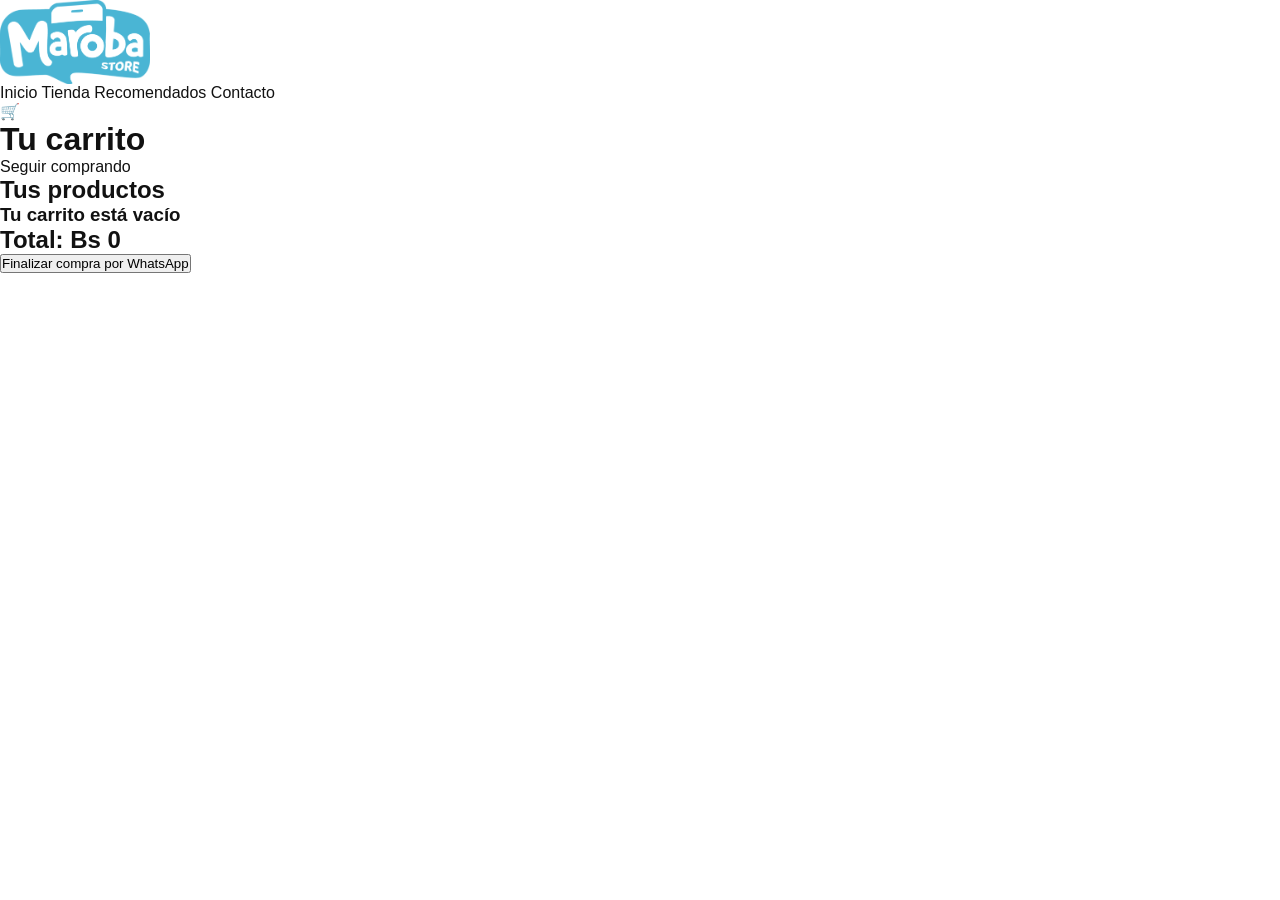
<file: carrito.html>
<!DOCTYPE html>
<html lang="es">

<head>

<meta charset="UTF-8">
<meta name="viewport" content="width=device-width, initial-scale=1.0">

<title>Carrito | Maroba Store</title>

<link rel="stylesheet" href="style.css">

</head>


<body>
<!-- HEADER -->
<header class="header">

  <a href="index.html" class="logo">
    <img src="img/logo-maroba.png" alt="Maroba Store">
  </a>

  <nav class="nav">
    <a href="index.html">Inicio</a>
    <a href="#productos">Tienda</a>
    <a href="#recomendados">Recomendados</a>
    <a href="#contacto">Contacto</a>
  </nav>

  <a
    class="cart"
    href="carrito.html"
    aria-label="Carrito de compras"
  >
    🛒
  </a>

</header>

<header>

    <h1>
        Tu carrito
    </h1>


    <a href="index.html">
        Seguir comprando
    </a>

</header>



<main class="cart-container">


    <h2>
        Tus productos
    </h2>


    <div id="cart-items">

    </div>


    <div class="cart-summary">


        <h2>
            Total: Bs 
            <span id="cart-total">
                0
            </span>
        </h2>


        <button onclick="finalizarCompra()">
            Finalizar compra por WhatsApp
        </button>


    </div>


</main>



<script src="cart.js"></script>

<script>


const cartItems = document.getElementById("cart-items");

const cartTotal = document.getElementById("cart-total");

let total = 0;

let carrito = [];



function getProductoKey(producto) {
  return [
    String(producto.nombre ?? "").trim(),
    Number(producto.precio) || 0,
    String(producto.colorFunda ?? "").trim(),
    String(producto.colorIphone ?? "").trim(),
    String(producto.entrega ?? "").trim(),
  ].join("\x1f");
}



function agruparProductosRepetidos(carritoRaw) {
  const agrupados = [];
  const indicePorClave = {};

  carritoRaw.forEach((producto) => {
    const key = getProductoKey(producto);
    const cantidad = Number(producto.cantidad) || 1;

    if (indicePorClave[key] !== undefined) {
      agrupados[indicePorClave[key]].cantidad += cantidad;
    } else {
      indicePorClave[key] = agrupados.length;
      agrupados.push({
        nombre: producto.nombre,
        precio: producto.precio,
        cantidad: cantidad,
        colorFunda: producto.colorFunda ?? "",
        colorIphone: producto.colorIphone ?? "",
        entrega: producto.entrega ?? "",
      });
    }
  });

  return agrupados;
}



function renderizarProductos() {
  carrito = agruparProductosRepetidos(getCart());
  total = 0;
  cartItems.innerHTML = "";

  if (carrito.length === 0) {
    cartItems.innerHTML = `
<h3>
Tu carrito está vacío
</h3>
`;
    cartTotal.innerHTML = 0;
    return;
  }
function cambiarCantidad(index,cantidad){
  updateQuantity(index,cantidad);
  renderizarProductos();
}
  carrito.forEach((producto, index) => {
    total += producto.precio * producto.cantidad;

    cartItems.innerHTML += `

<div class="cart-product">

<img 
src="img/silicona-17pro-blanco.jpg"
class="cart-image"
>

<div class="cart-info">

<h3>
${producto.nombre}
</h3>

<p>
<div class="quantity-box">

<button onclick="cambiarCantidad(${index}, ${producto.cantidad - 1})">
−
</button>

<span>${producto.cantidad}</span>

<button onclick="cambiarCantidad(${index}, ${producto.cantidad + 1})">
+
</button>

</div>

</p>

<p>
Precio unitario: Bs ${producto.precio}
</p>

<p>
Subtotal: Bs ${producto.precio * producto.cantidad}
</p>

<button onclick="eliminarProducto(${index})">
Eliminar
</button>

</div>

</div>

`;
  });

  cartTotal.innerHTML = total;
}



renderizarProductos();



function eliminarProducto(index) {
  const producto = carrito[index];

  if (!producto) {
    return;
  }

  const key = getProductoKey(producto);
  const carritoActualizado = getCart().filter(
    (item) => getProductoKey(item) !== key
  );

  saveCart(carritoActualizado);
  location.reload();
}




function finalizarCompra(){


let mensaje = 
"Hola, quiero realizar una compra:%0A%0A";


carrito.forEach(producto=>{


mensaje += 
`${producto.nombre} x${producto.cantidad} - Bs ${producto.precio}%0A`;


});



mensaje += 
`%0ATotal: Bs ${total}`;



window.open(

"https://wa.me/59164465212?text=" + mensaje,

"_blank"

);


}


</script>



</body>

</html>
</file>
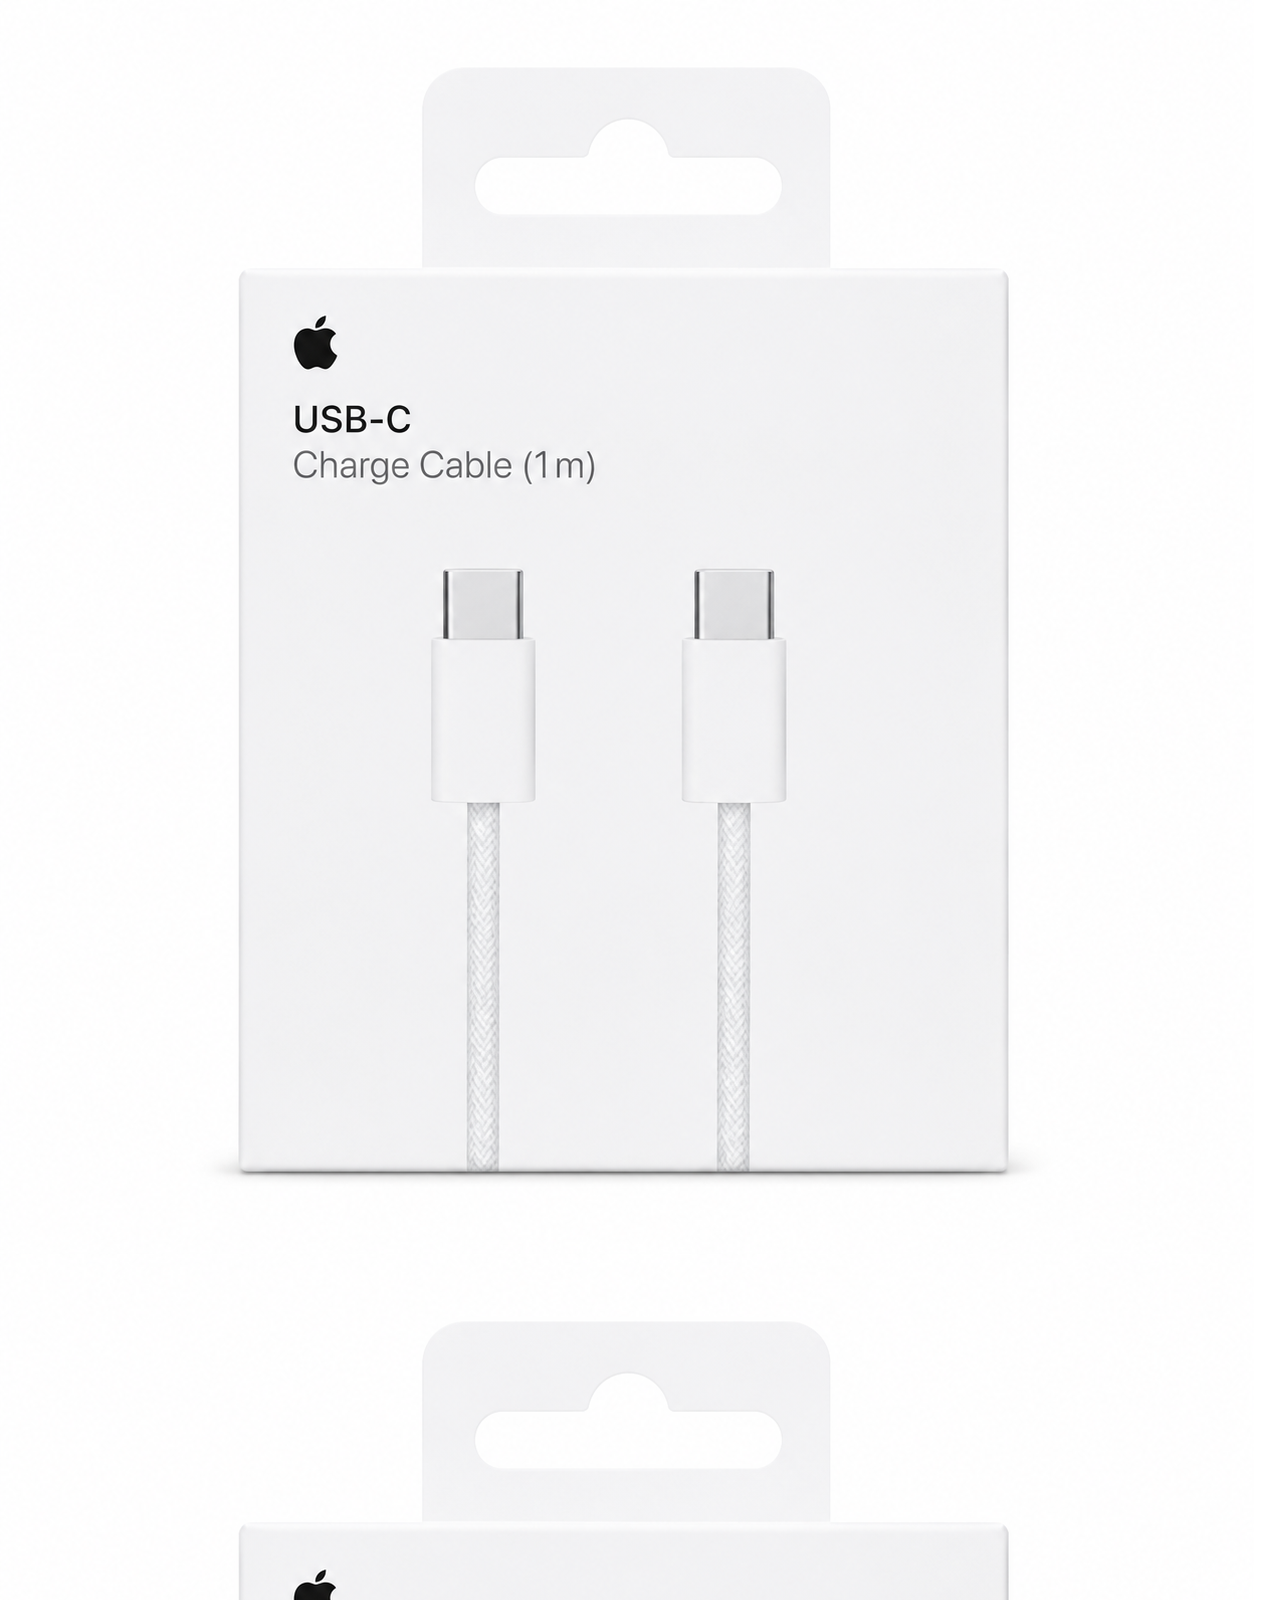
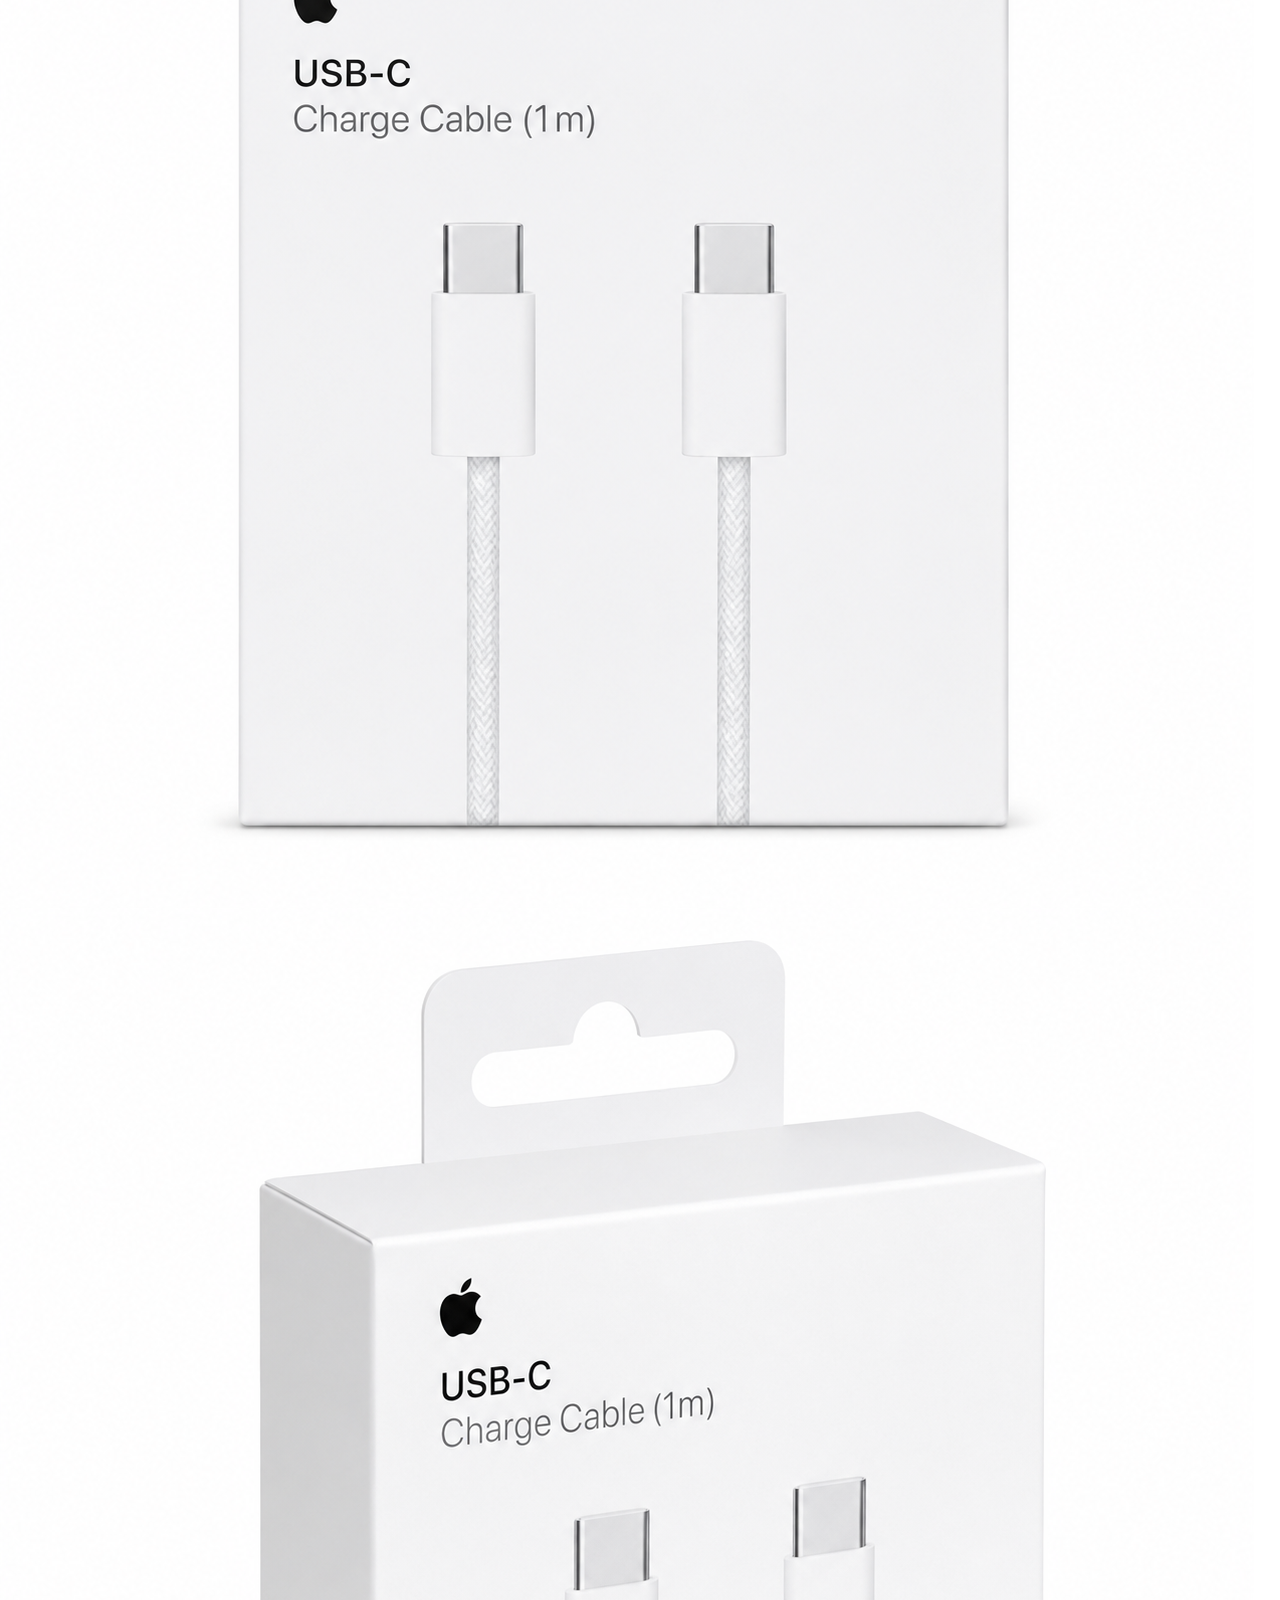
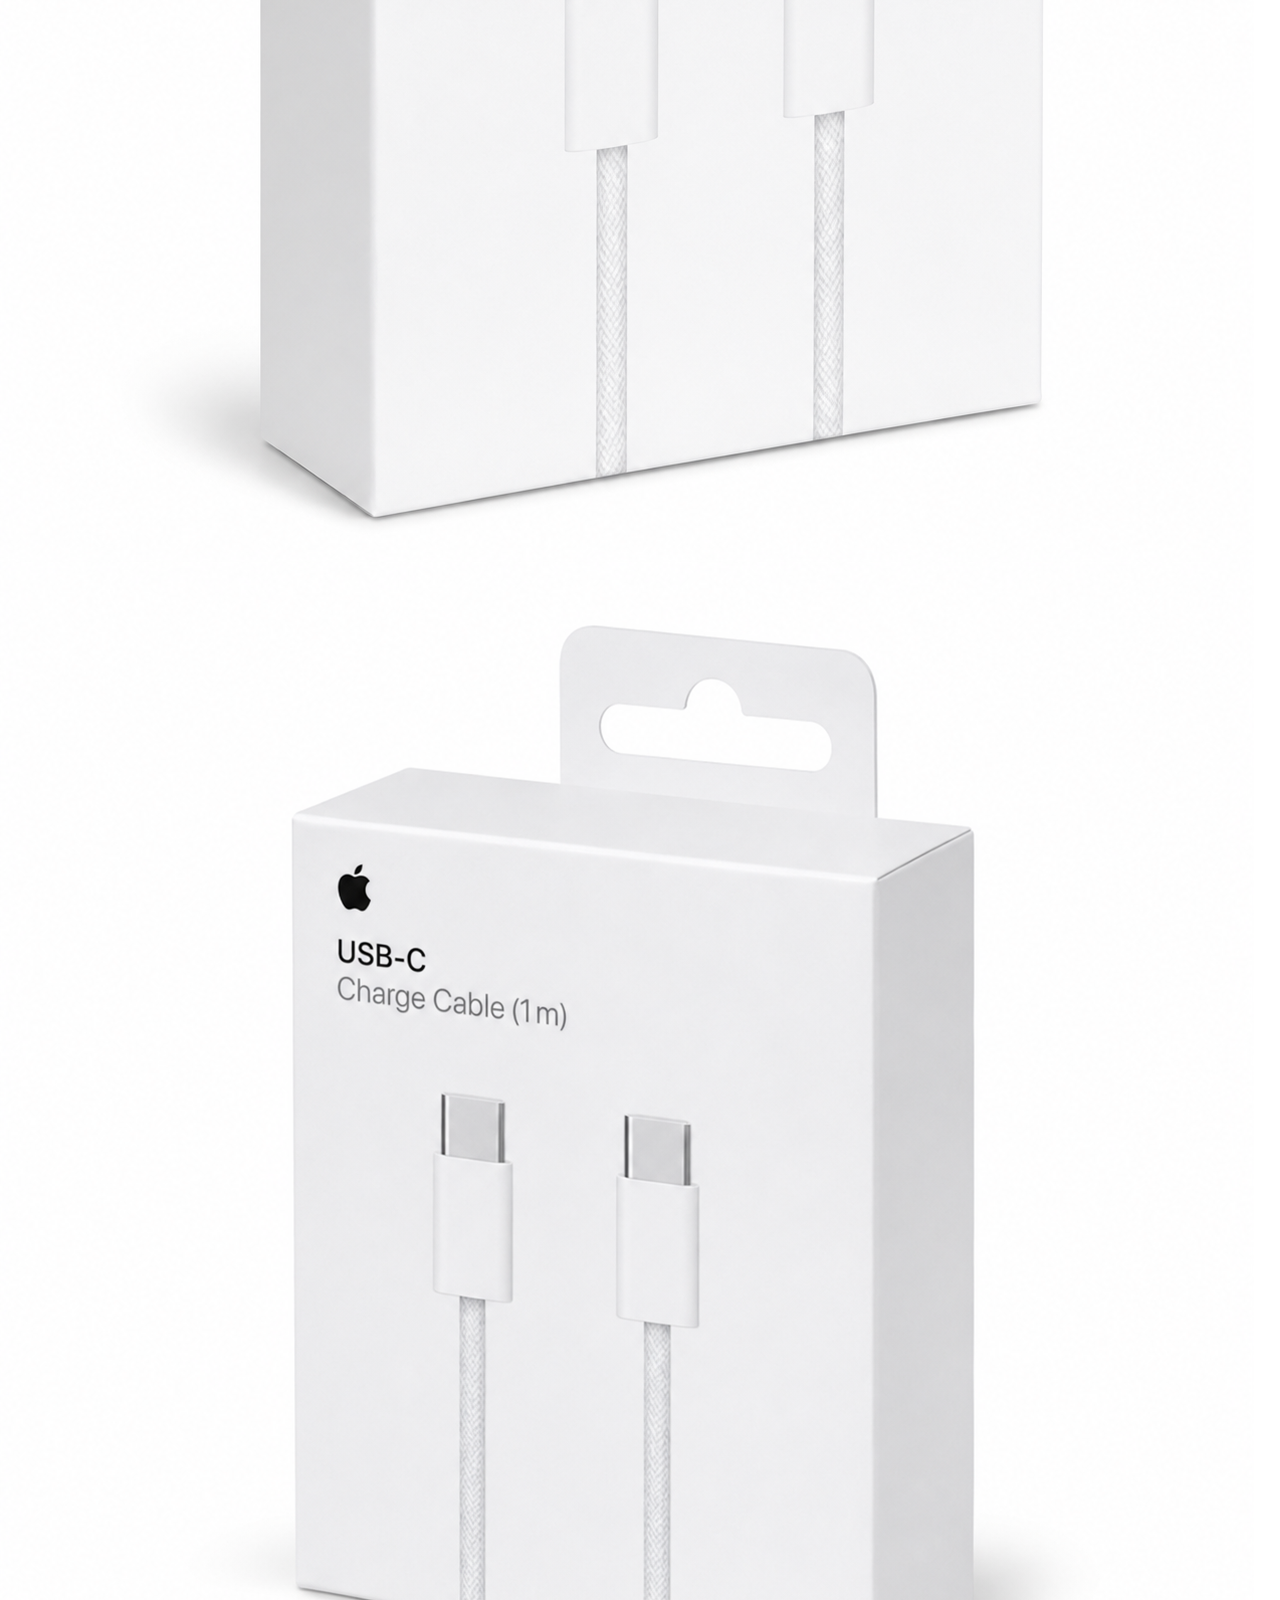
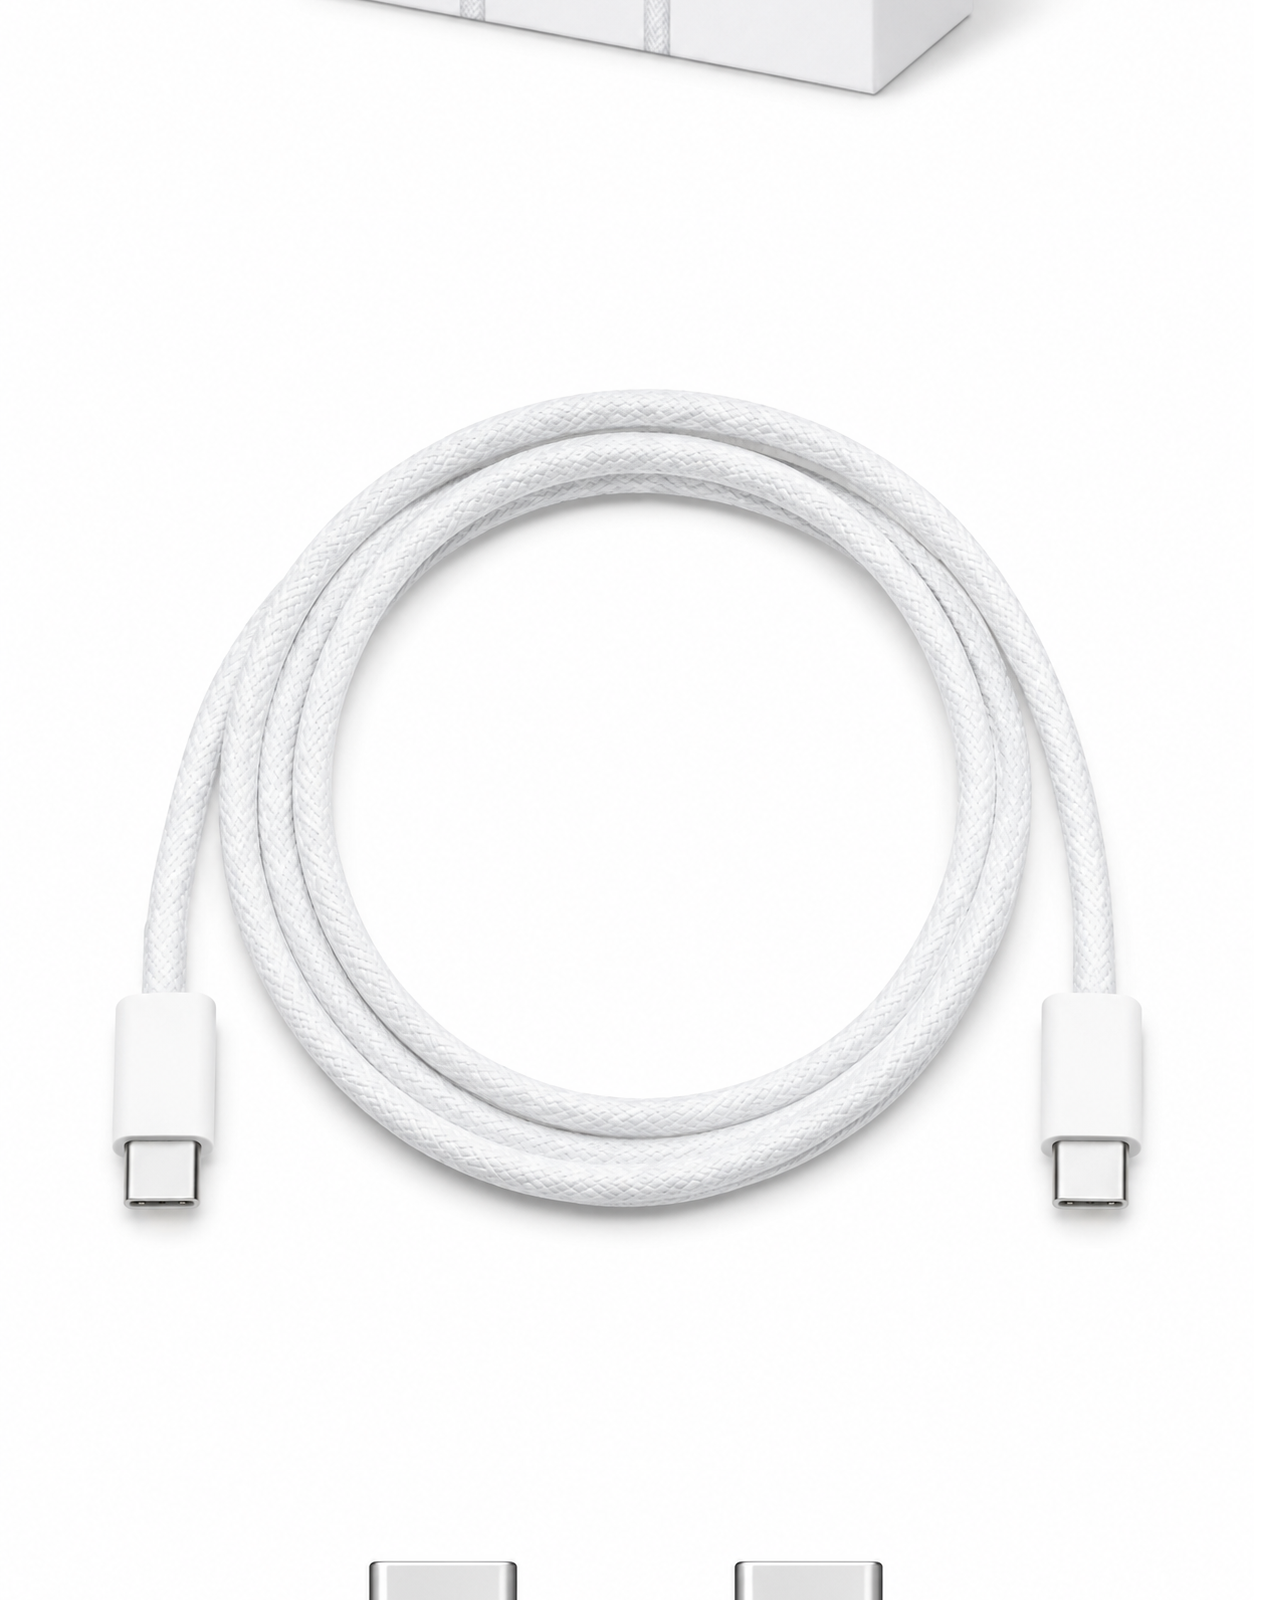
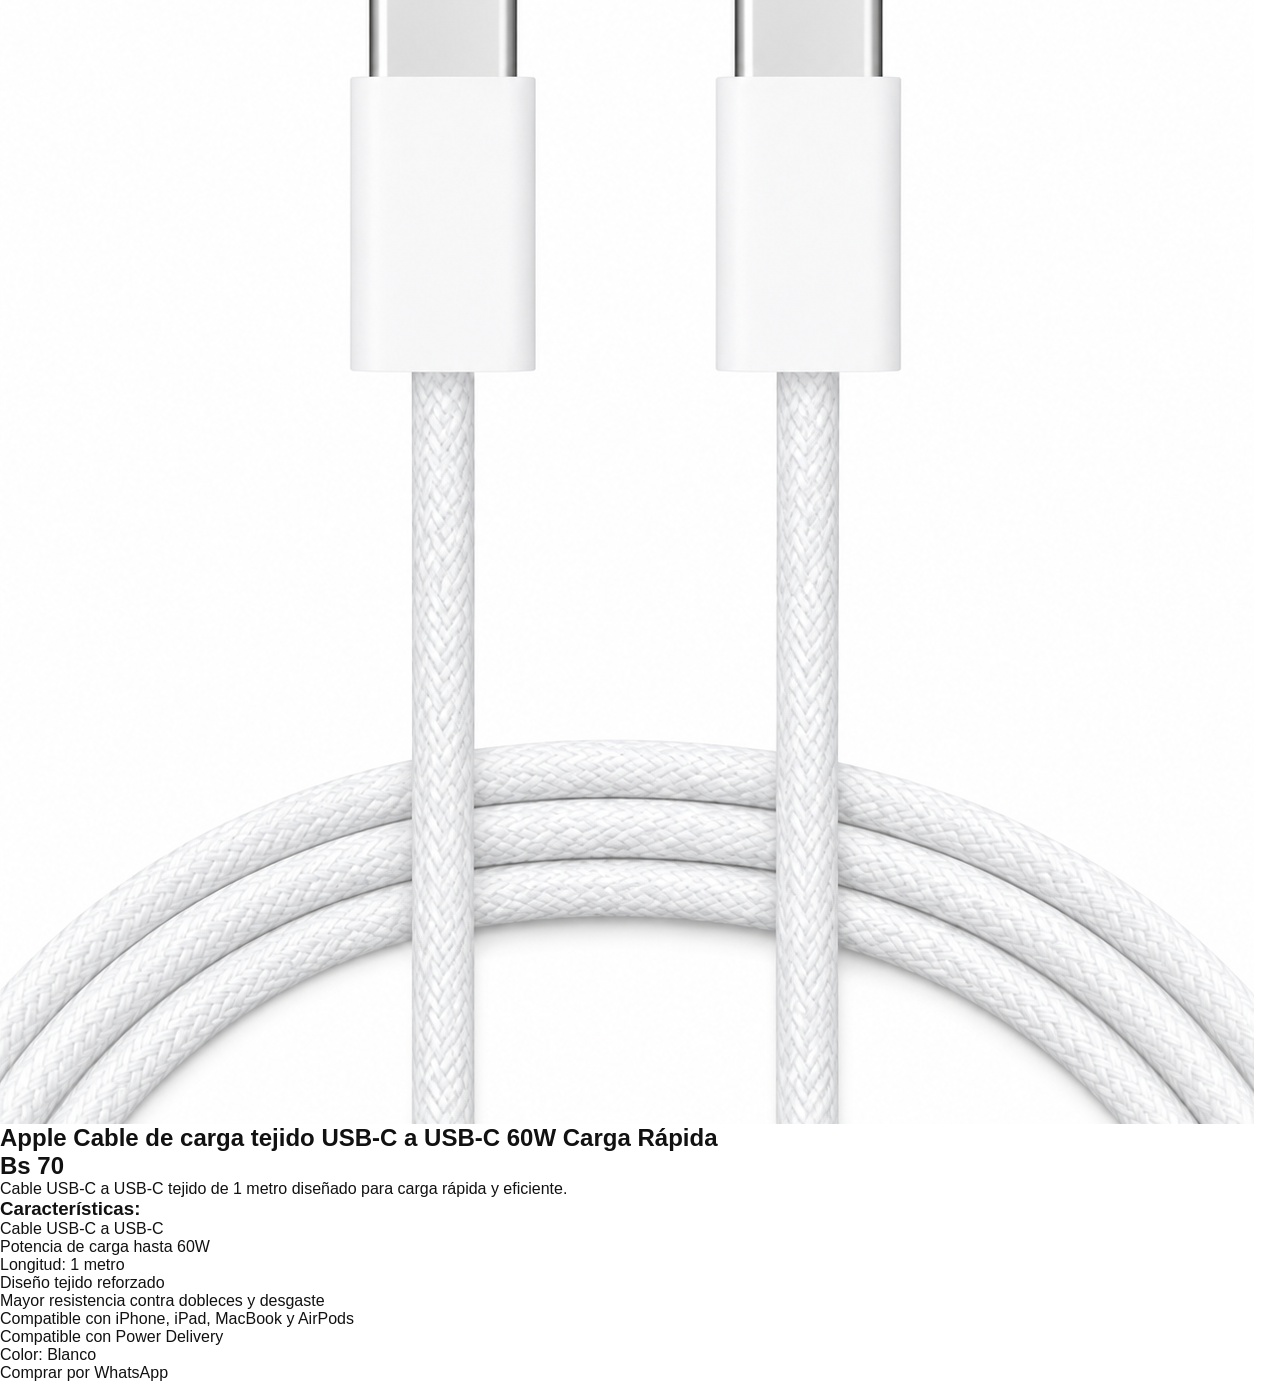
<file: producto-cable-cc-trenzado.html>
<!DOCTYPE html>
<html lang="es">

<head>

<meta charset="UTF-8">
<meta name="viewport" content="width=device-width, initial-scale=1.0">

<title>
Apple Cable USB-C a USB-C 60W | Maroba Store
</title>

<link rel="stylesheet" href="style.css">

</head>


<body>


<section class="product-detail">


<div class="gallery">


<img 
id="main-image"
src="img/cable-cc-trenzado-1m-blanco-01.png"
alt="Cable USB-C 60W"
class="main-product-image"
>


<div class="thumbnails">


<img 
src="img/cable-cc-trenzado-1m-blanco-01.png"
onclick="changeImage(this.src)"
>


<img 
src="img/cable-cc-trenzado-1m-blanco-02.png"
onclick="changeImage(this.src)"
>


<img 
src="img/cable-cc-trenzado-1m-blanco-03.png"
onclick="changeImage(this.src)"
>


<img 
src="img/cable-cc-trenzado-1m-blanco-04.png"
onclick="changeImage(this.src)"
>


<img 
src="img/cable-cc-trenzado-1m-blanco-05.png"
onclick="changeImage(this.src)"
>


</div>


</div>




<div class="product-info">


<h1>
Apple Cable de carga tejido USB-C a USB-C 60W Carga Rápida
</h1>


<h2>
Bs 70
</h2>


<p>
Cable USB-C a USB-C tejido de 1 metro diseñado para carga rápida y eficiente.
</p>


<h3>
Características:
</h3>


<ul>

<li>Cable USB-C a USB-C</li>

<li>Potencia de carga hasta 60W</li>

<li>Longitud: 1 metro</li>

<li>Diseño tejido reforzado</li>

<li>Mayor resistencia contra dobleces y desgaste</li>

<li>Compatible con iPhone, iPad, MacBook y AirPods</li>

<li>Compatible con Power Delivery</li>

</ul>


<p>
Color: Blanco
</p>


<a 
class="buy-button"
href="https://wa.me/59164465212?text=Hola,%20quiero%20comprar%20el%20Apple%20Cable%20USB-C%2060W"
target="_blank"
>

Comprar por WhatsApp

</a>


</div>


</section>



<script>

function changeImage(src){

document.getElementById("main-image").src = src;

}

</script>


</body>

</html>
</file>
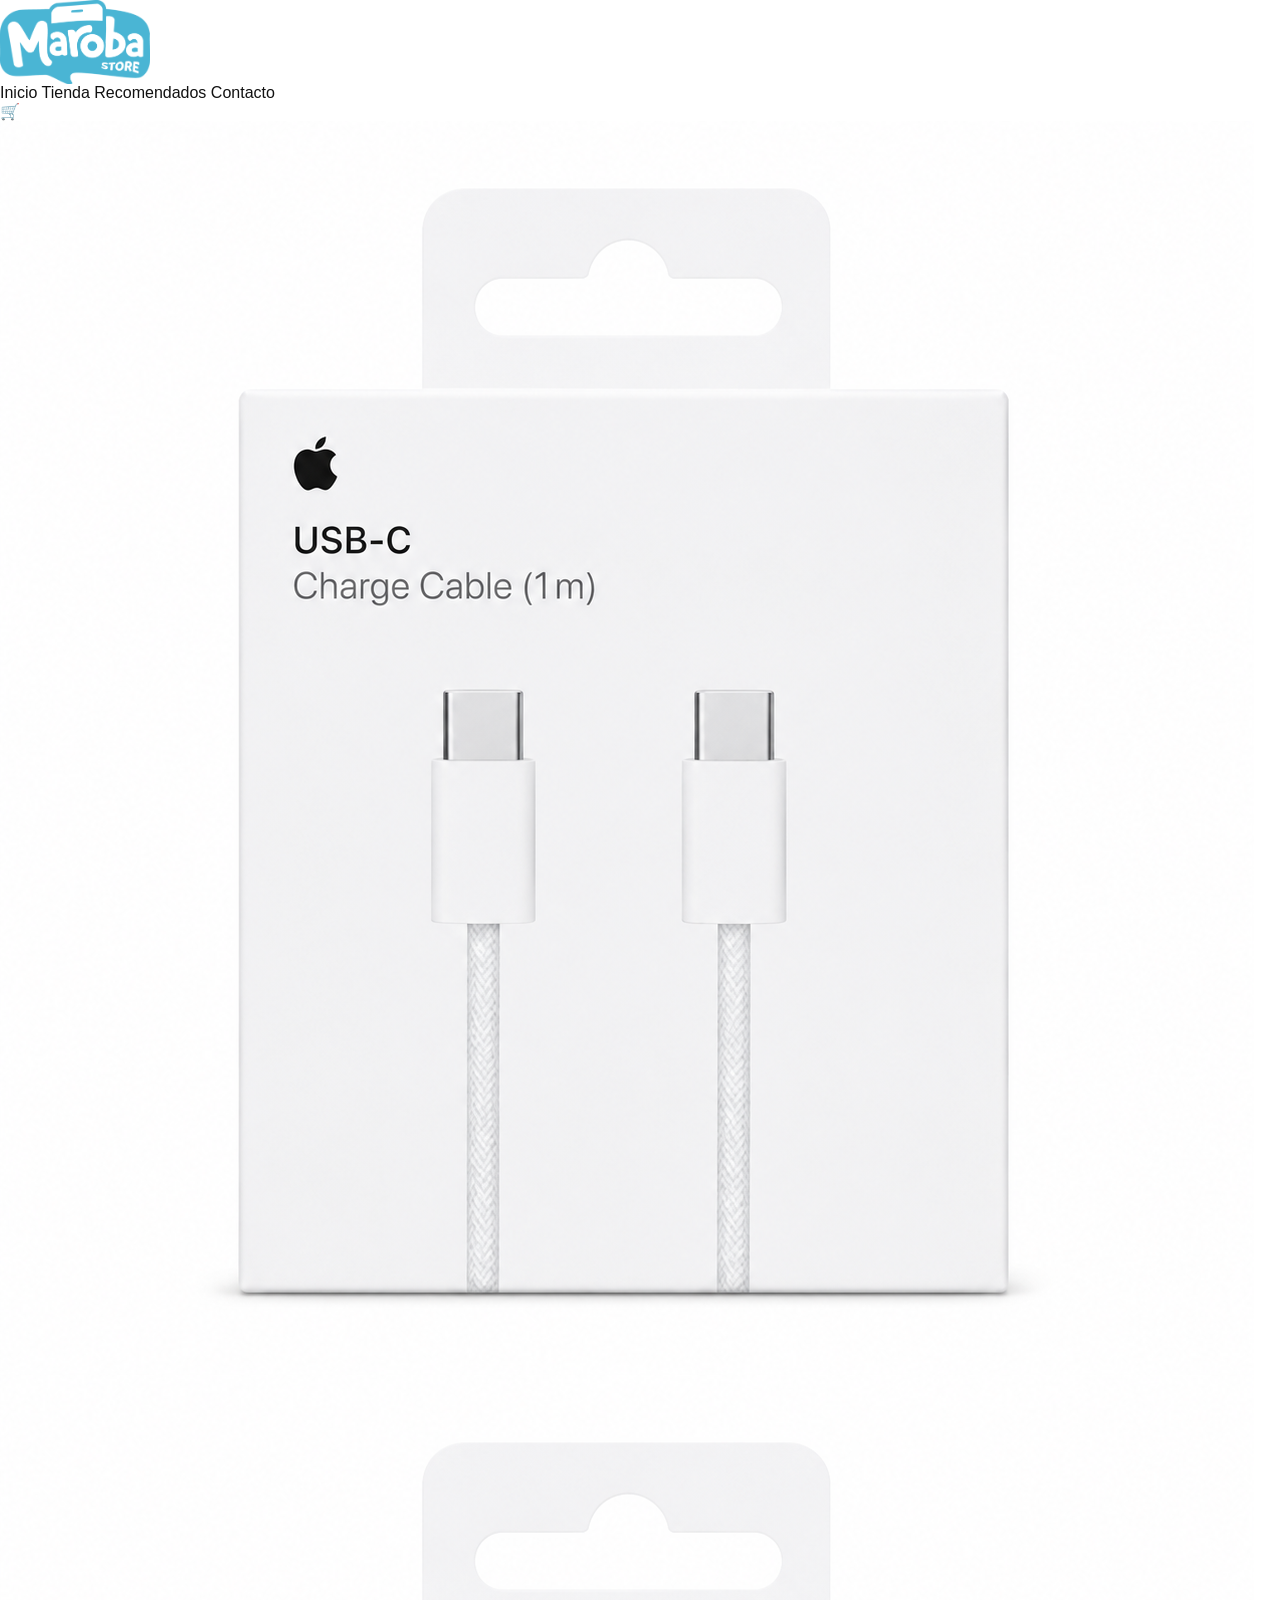
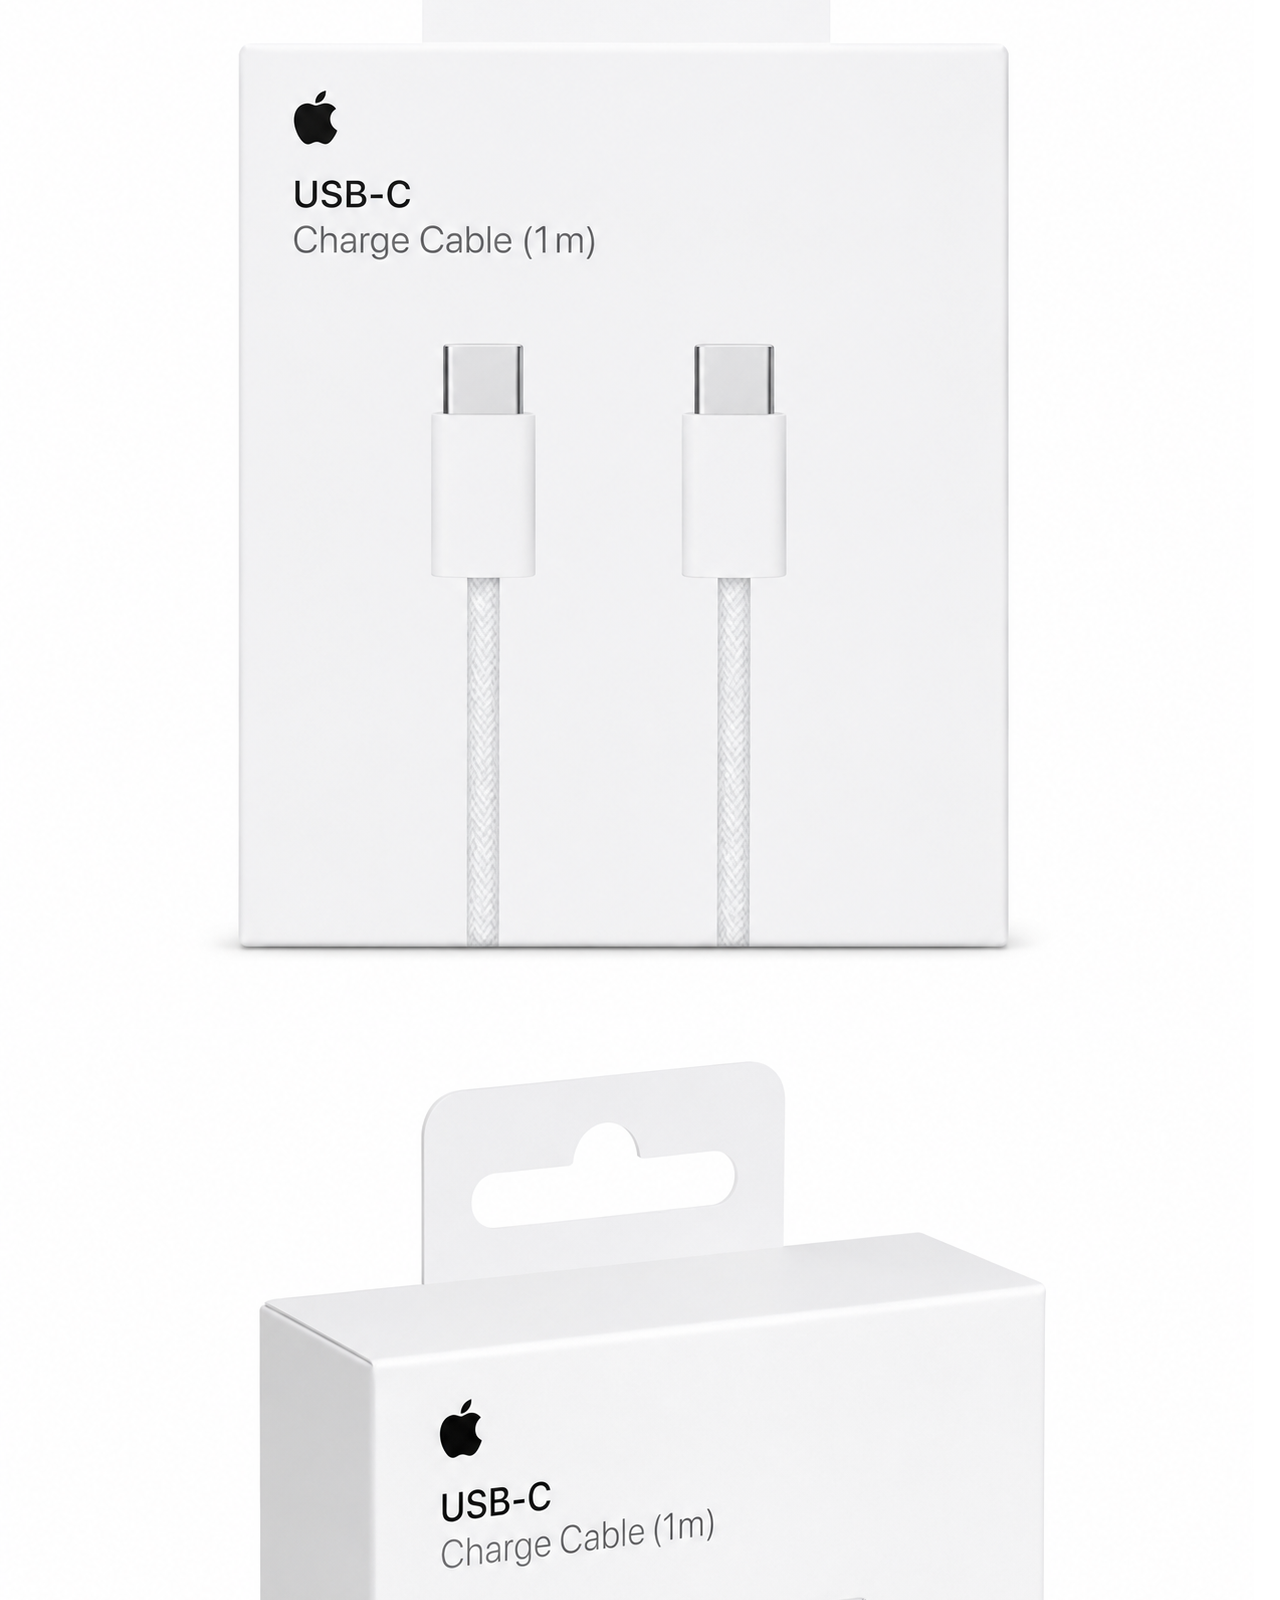
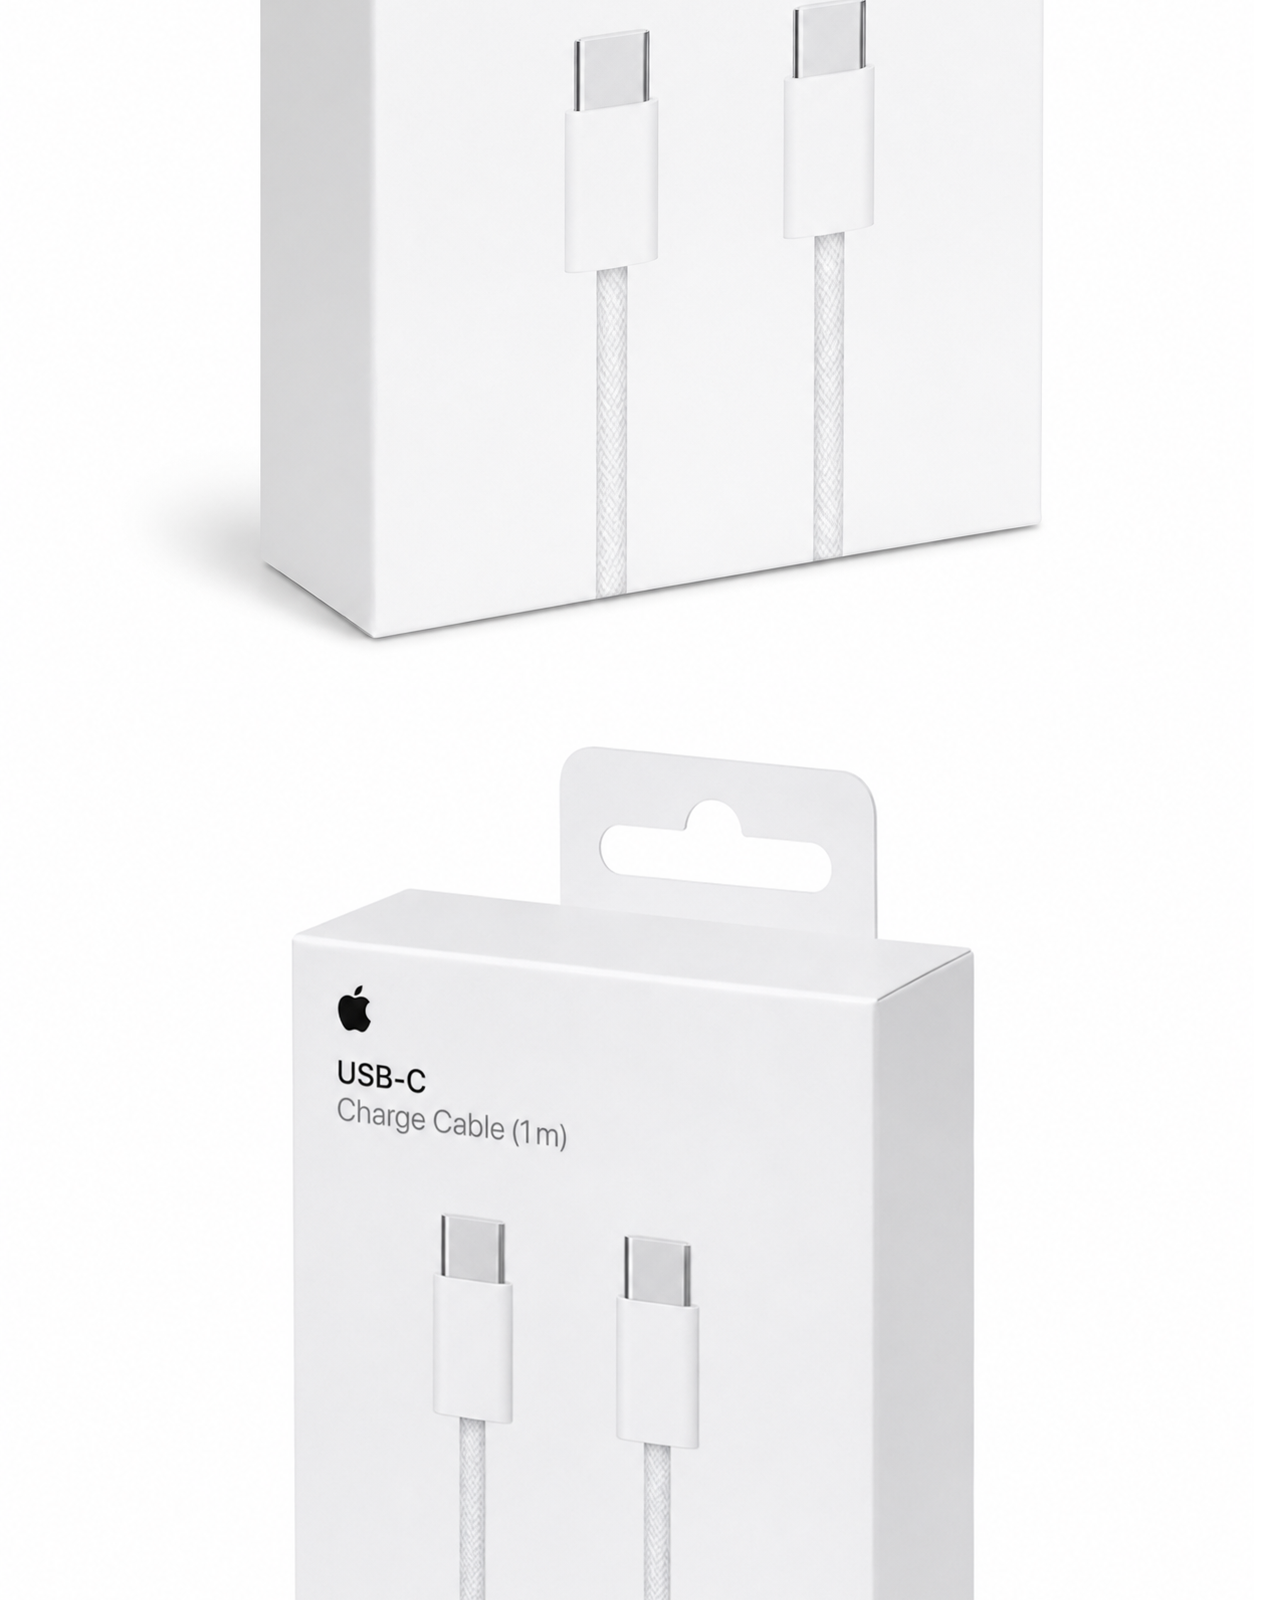
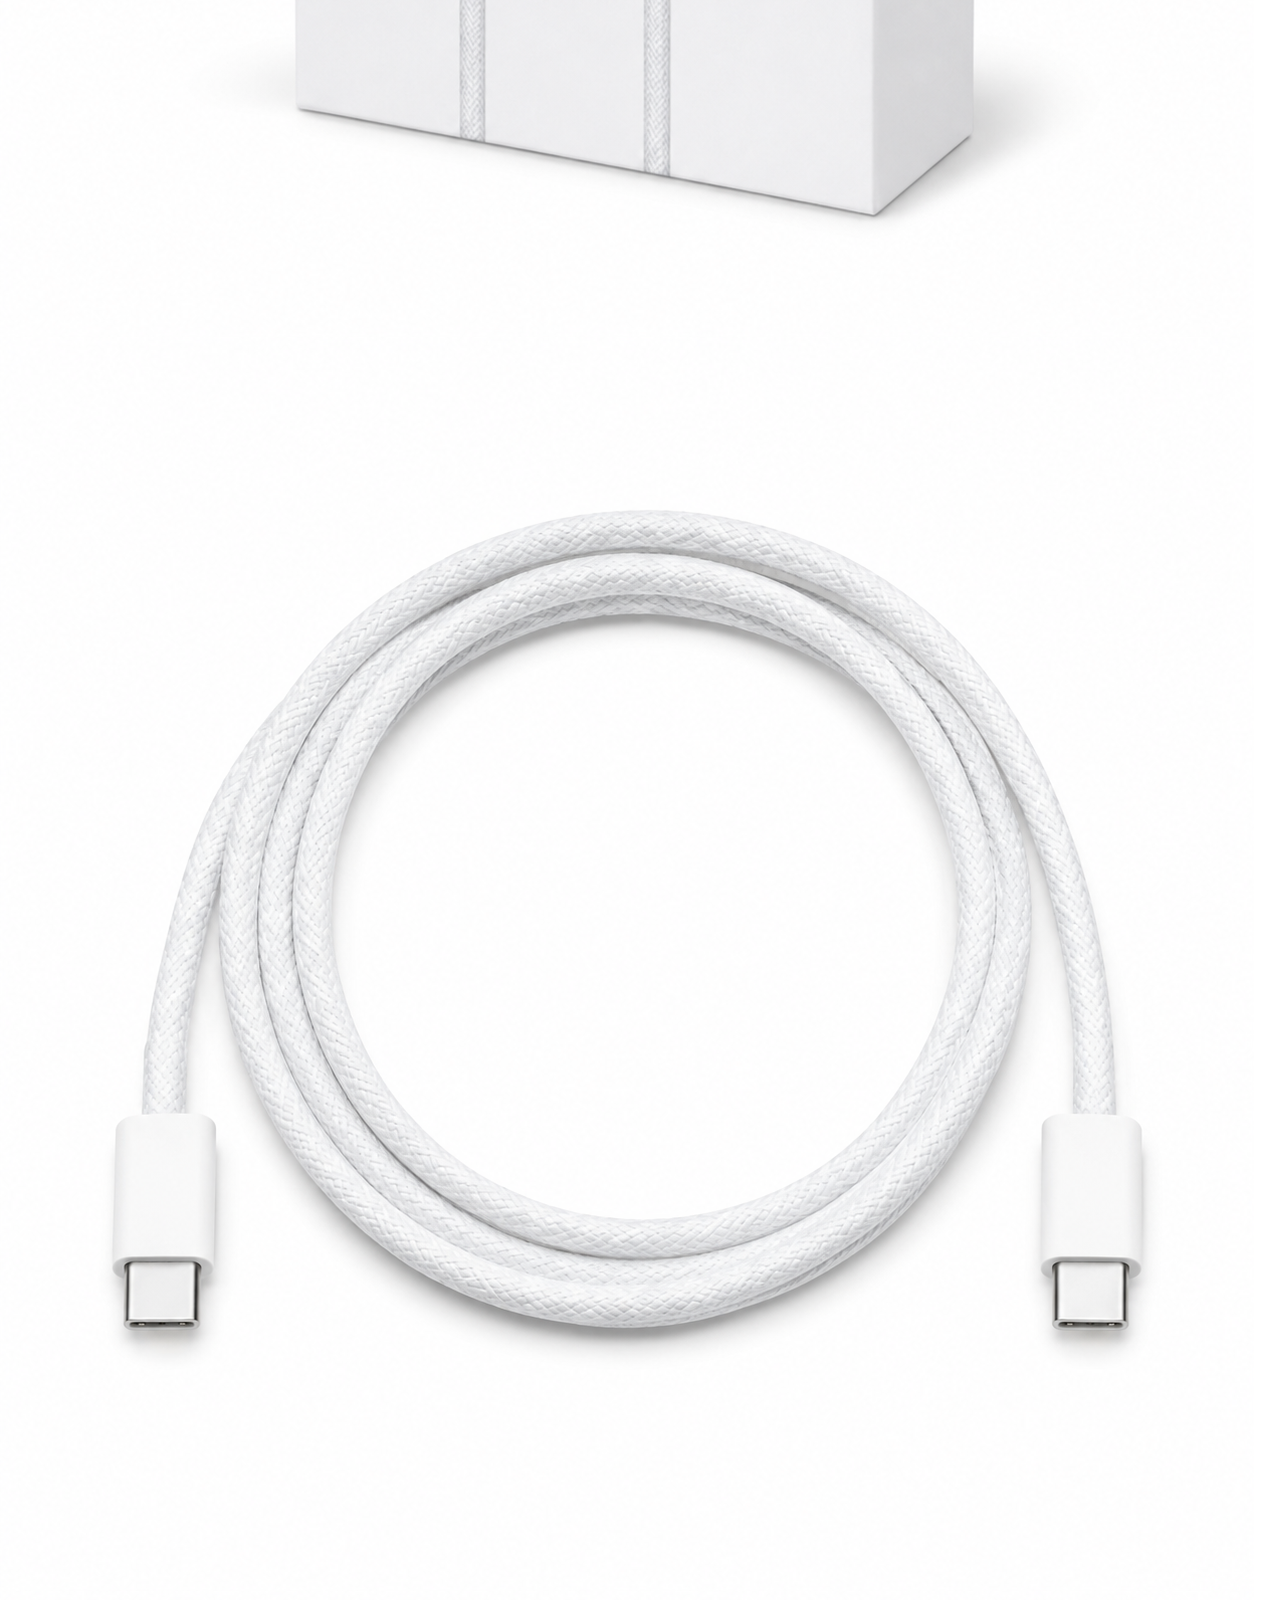
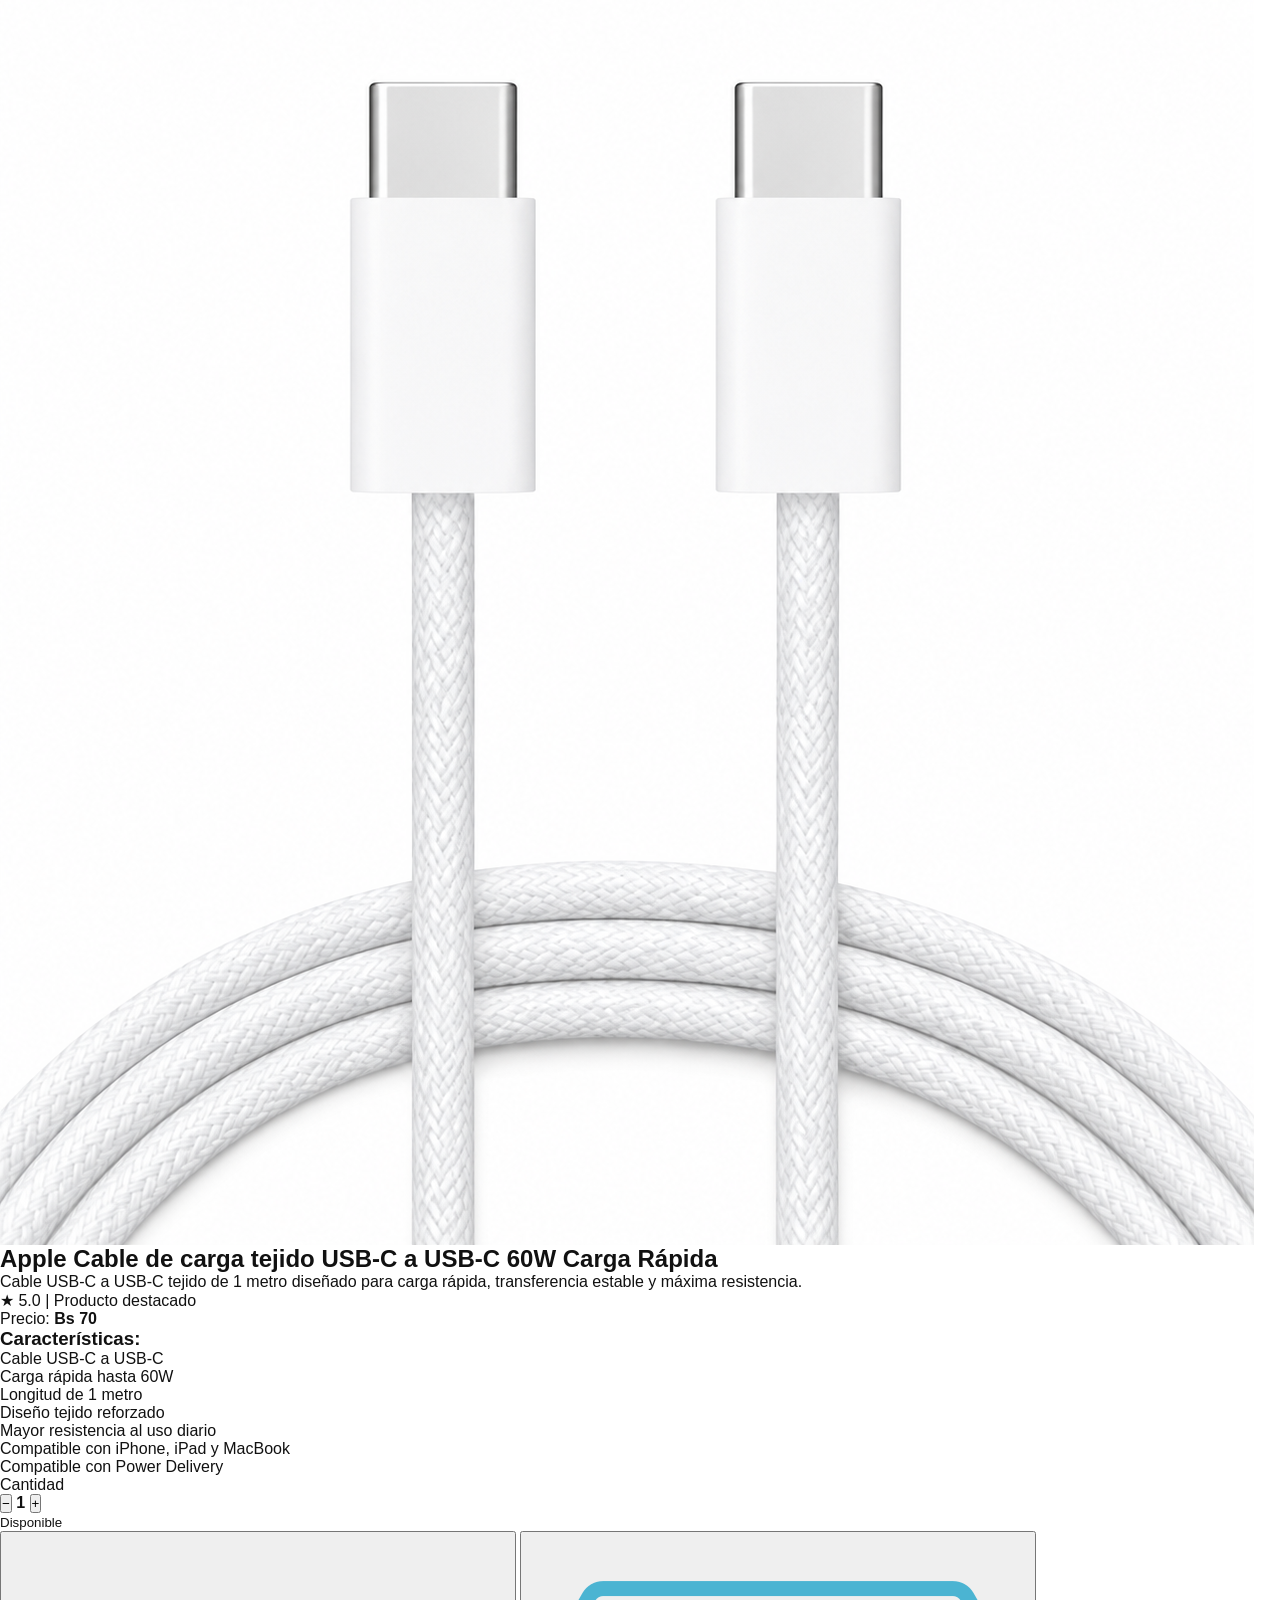
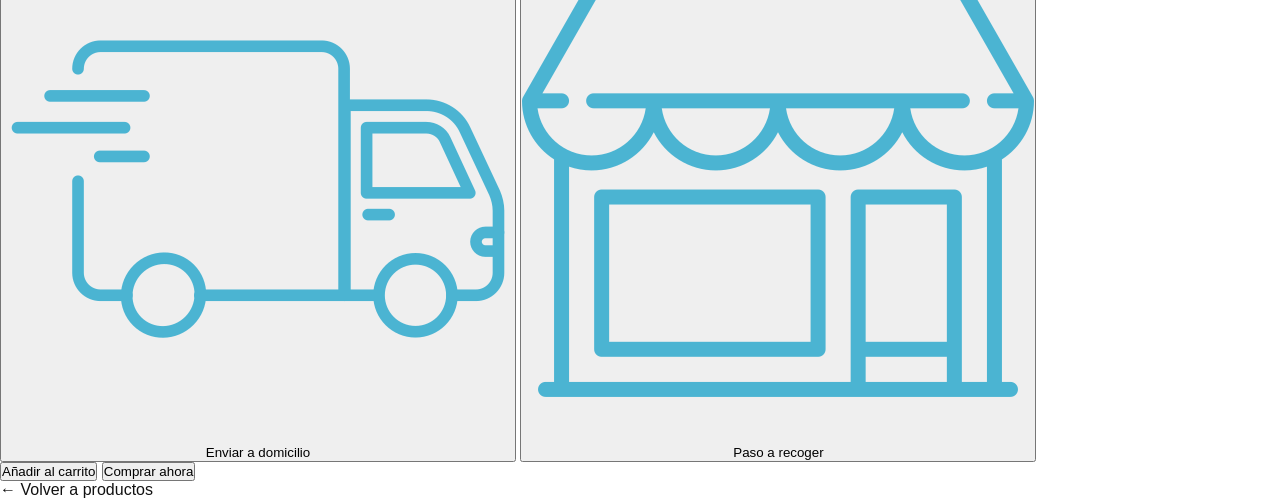
<file: producto-silicona-17pro.html>
<!DOCTYPE html>
<html lang="es">

<head>

<meta charset="UTF-8" />
<meta name="viewport" content="width=device-width, initial-scale=1.0" />

<title>
Apple Cable USB-C a USB-C 60W | Maroba Store
</title>

<link rel="icon" type="image/png" href="img/favicon.png">
<link rel="stylesheet" href="style.css" />

</head>


<body>

<main class="page">


<!-- HEADER -->
<header class="header">

<a href="index.html" class="logo">
<img src="img/logo-maroba.png" alt="Maroba Store">
</a>


<nav class="nav">

<a href="index.html">Inicio</a>
<a href="index.html#productos">Tienda</a>
<a href="index.html#recomendados">Recomendados</a>
<a href="index.html#contacto">Contacto</a>

</nav>


<a 
class="cart"
href="carrito.html"
aria-label="Carrito de compras"
>
🛒
</a>


</header>



<!-- PRODUCTO -->

<section class="amazon-product-detail">



<!-- GALERÍA -->

<div class="amazon-gallery">


<div class="amazon-main-image">

<img
id="mainProductImage"
src="img/cable-cc-trenzado-1m-blanco-01.png"
alt="Cable USB-C a USB-C 60W"
/>

</div>



<div class="amazon-thumbnails">


<img
class="amazon-thumb active"
src="img/cable-cc-trenzado-1m-blanco-01.png"
onclick="cambiarImagenCable('img/cable-cc-trenzado-1m-blanco-01.png', this)"
>


<img
class="amazon-thumb"
src="img/cable-cc-trenzado-1m-blanco-02.png"
onclick="cambiarImagenCable('img/cable-cc-trenzado-1m-blanco-02.png', this)"
>


<img
class="amazon-thumb"
src="img/cable-cc-trenzado-1m-blanco-03.png"
onclick="cambiarImagenCable('img/cable-cc-trenzado-1m-blanco-03.png', this)"
>


<img
class="amazon-thumb"
src="img/cable-cc-trenzado-1m-blanco-04.png"
onclick="cambiarImagenCable('img/cable-cc-trenzado-1m-blanco-04.png', this)"
>


<img
class="amazon-thumb"
src="img/cable-cc-trenzado-1m-blanco-05.png"
onclick="cambiarImagenCable('img/cable-cc-trenzado-1m-blanco-05.png', this)"
>


</div>


</div>




<!-- INFORMACIÓN -->


<div class="amazon-info">


<h1 class="amazon-title">

Apple Cable de carga tejido USB-C a USB-C 60W Carga Rápida

</h1>



<p class="amazon-subtitle">

Cable USB-C a USB-C tejido de 1 metro diseñado para carga rápida, transferencia estable y máxima resistencia.

</p>



<div class="amazon-rating">

★ 5.0 | Producto destacado

</div>




<div class="amazon-price-box">

<span class="amazon-price-label">
Precio:
</span>

<strong class="amazon-price">
Bs 70
</strong>

</div>




<!-- CARACTERÍSTICAS -->


<div class="selector-block">

<h3>
Características:
</h3>


<ul>

<li>Cable USB-C a USB-C</li>

<li>Carga rápida hasta 60W</li>

<li>Longitud de 1 metro</li>

<li>Diseño tejido reforzado</li>

<li>Mayor resistencia al uso diario</li>

<li>Compatible con iPhone, iPad y MacBook</li>

<li>Compatible con Power Delivery</li>

</ul>


</div>




<!-- CANTIDAD -->


<div class="quantity-box">


<span>
Cantidad
</span>


<div class="quantity-control">

<button 
type="button"
onclick="restarCantidad()"
>
−
</button>


<strong id="cantidadProducto">
1
</strong>


<button 
type="button"
onclick="sumarCantidad()"
>
+
</button>


</div>


<small>
Disponible
</small>


</div>





<!-- ENTREGA -->


<div class="delivery-options">


<button
type="button"
class="delivery-card active"
onclick="seleccionarEntrega('Enviar a domicilio', this)"
>


<img
src="img/transporte.png"
class="delivery-img-icon"
alt="Enviar a domicilio"
>


<span>
Enviar a domicilio
</span>


</button>




<button
type="button"
class="delivery-card"
onclick="seleccionarEntrega('Paso a recoger', this)"
>


<img
src="img/tienda.png"
class="delivery-img-icon"
alt="Paso a recoger"
>


<span>
Paso a recoger
</span>


</button>


</div>






<!-- BOTONES -->


<div class="product-action-box">


<button
type="button"
class="add-cart-button"
onclick="agregarCarritoCable()"
>

Añadir al carrito

</button>



<button
type="button"
class="buy-button"
onclick="comprarAhoraCable()"
>

Comprar ahora

</button>



</div>





<a href="index.html#productos" class="back-link">

← Volver a productos

</a>



</div>



</section>


</main>



<script>


function cambiarImagenCable(imagen, elemento){

const mainImage = document.getElementById("mainProductImage");

if(mainImage){

mainImage.src = imagen;

}


document.querySelectorAll(".amazon-thumb")
.forEach(img => img.classList.remove("active"));


if(elemento){

elemento.classList.add("active");

}

}




function agregarCarritoCable(){


const producto = {

nombre:
"Apple Cable de carga tejido USB-C a USB-C 60W",

precio:70,

cantidad:
Number(document.getElementById("cantidadProducto").textContent),

entrega:
"Enviar a domicilio"

};


addToCart(producto);



alert(
"Producto agregado al carrito:\n\n" +
producto.nombre +
"\nCantidad: " +
producto.cantidad +
"\nPrecio: Bs " +
producto.precio
);


}




function comprarAhoraCable(){


const cantidad =
document.getElementById("cantidadProducto").textContent;



const mensaje =
`Hola, quiero comprar:\n\n`+
`Apple Cable de carga tejido USB-C a USB-C 60W\n`+
`Cantidad: ${cantidad}`;



window.open(

"https://wa.me/59164465212?text="+
encodeURIComponent(mensaje),

"_blank"

);


}



</script>



<script src="cart.js"></script>

<script src="script.js"></script>


</body>

</html>
</file>
<file: style.css>
/* =========================
   RESET GENERAL
========================= */

*{
    margin:0;
    padding:0;
    box-sizing:border-box;
}


body{

    font-family: Arial, Helvetica, sans-serif;
    background:#ffffff;
    color:#111;

}


a{

    text-decoration:none;
    color:inherit;

}


img{

    max-width:100%;
    display:block;

}



/* =========================
   BARRA SUPERIOR
========================= */


.top-bar{

    height:35px;
    background:#4bb3d3;
    color:white;

    display:flex;
    align-items:center;
    justify-content:center;

    font-size:14px;

}



/* =========================
   HEADER PRINCIPAL
========================= */


.main-header{

    width:100%;

    height:110px;

    display:grid;

    grid-template-columns:180px 1fr auto;

    align-items:center;

    padding:15px 40px;

}


.logo img{

    width:150px;

}

.logo{
    justify-self:start;
}

.search-container{

   justify-self:center;
   
    display:flex;

    width:100%;

    max-width:1000px;

    height:45px;

    align-items:center;

    background:#eaf7fb;

    border-radius:30px;

    overflow:hidden;

    border:2px solid transparent;

    transition:0.3s;

}


.category-select{

    height:100%;

    display:flex;

    align-items:center;

    gap:15px;

    padding:0 18px;

    background:transparent;

    border-right:1px solid #d5d5d5;

    font-size:15px;

    white-space:nowrap;

    transition:0.3s;

}

.category-select:focus-within{

    box-shadow:inset 0 0 0 2px #4bb3d3;

}

.search-box{

    flex:1;

    display:flex;

    align-items:center;

    transition:0.3s;

}


.search-box:focus-within{

    box-shadow:inset 0 0 0 2px #4bb3d3;

}



.search-box input{

    flex:1;

    height:45px;

    border:none;

    outline:none;

    background:transparent;

    padding:0 20px;

    font-size:15px;

}


.search-box input::placeholder{

    color:#8a8a8a;

}



.search-icon{

    width:55px;
    height:100%;

    display:flex;
    align-items:center;
    justify-content:center;

    border:none;

    background:transparent;

    cursor:pointer;

    font-size:20px;

}



.cart-icon{

    font-size:25px;

}


.header-actions{

    display:flex;

    align-items:center;

    justify-self:end;

}



/* =========================
   MENU
========================= */


.main-menu{

    height:55px;

    display:flex;

    justify-content:center;

    align-items:center;

    gap:45px;

    border-bottom:1px solid #eee;

    font-weight:bold;

}



.main-menu a:hover{

    color:#50b4d8;

}
/* =========================
   HERO SLIDER
========================= */


.hero-slider{

    width:100%;

    height:520px;

    margin:30px auto;

    overflow:hidden;

    position:relative;

}

.hero-track {
    display: flex;
    gap: 30px;
    height: 100%;
    transition: transform 0.6s ease;
    will-change: transform;
}

.hero-slide {
    flex: 0 0 78%;
    height: 100%;
    border-radius: 50px;
    overflow: hidden;
}

.hero-slide img {
    width: 100%;
    height: 100%;
    object-fit: cover;
}



.hero-slide::after{

    content:none;

}



.hero-content{

    position:absolute;

    top:50%;

    left:80px;

    transform:translateY(-50%);

    color:white;

    max-width:550px;

    z-index:2;

}



.hero-content h1{

    font-size:48px;

    line-height:1.1;

    margin-bottom:20px;

}



.hero-content p{

    font-size:20px;

    margin-bottom:30px;

}



.hero-content a{

    display:inline-block;

    background:#50b4d8;

    color:white;

    padding:14px 35px;

    border-radius:30px;

    font-weight:bold;

}



/* =========================
   SECCIONES GENERALES
========================= */


.section-header{

    width:100%;

    padding:40px 50px 25px;

}



.section-header h2{

    font-size:32px;

}





/* =========================
   CATEGORIAS
========================= */


.categories-section{

    padding-bottom:40px;

}



.categories-grid{

    display:grid;

    grid-template-columns:repeat(4,1fr);

    gap:25px;

    padding:0 50px;

}



.category-card{

    background:white;

    border-radius:15px;

    overflow:hidden;

    border:1px solid #eee;

    text-align:center;

    padding-bottom:20px;

}



.category-card img{

    width:100%;

    height:180px;

    object-fit:cover;

}



.category-card h3{

    margin-top:15px;

    font-size:20px;

}





/* =========================
   PRODUCTOS
========================= */


.products-section{

    background:#f5f5f5;

    padding-bottom:50px;

}



.products-grid{

    display:grid;

    grid-template-columns:repeat(4,1fr);

    gap:25px;

    padding:0 50px;

}



.product-card{

    background:white;

    border-radius:18px;

    padding:20px;

    min-height:430px;

    display:flex;

    flex-direction:column;

    justify-content:space-between;

    border:1px solid #eee;

}



.product-tag{

    font-size:13px;

    color:#555;

}



.product-card img{

    width:100%;

    height:220px;

    object-fit:contain;

    margin:15px 0;

}



.product-card h3{

    font-size:19px;

    margin-bottom:10px;

}



.rating{

    color:#777;

    font-size:14px;

}



.product-price{

    font-size:22px;

    display:block;

    margin-top:15px;

}



.product-buttons{

    margin-top:20px;

}



.product-buttons a{

    display:block;

    background:#50b4d8;

    color:white;

    padding:12px;

    border-radius:25px;

    text-align:center;

    font-weight:bold;

}
/* =========================
   RECOMENDADOS
========================= */


.recommendations-section{

    padding-bottom:50px;

}



.recommendations-grid{

    display:grid;

    grid-template-columns:repeat(3,1fr);

    gap:25px;

    padding:0 50px;

}



.mini-product{

    background:white;

    border:1px solid #eee;

    border-radius:18px;

    padding:20px;

    display:flex;

    align-items:center;

    gap:20px;

}



.mini-product img{

    width:90px;

    height:90px;

    object-fit:contain;

}



.mini-product h3{

    font-size:18px;

}





/* =========================
   BENEFICIOS
========================= */


.benefits-section{

    background:#f5f5f5;

    padding:40px 50px;

    display:grid;

    grid-template-columns:repeat(4,1fr);

    gap:20px;

}



.benefit-card{

    background:white;

    border-radius:15px;

    padding:25px;

    text-align:center;

}



.benefit-card h3{

    margin-bottom:10px;

}





/* =========================
   NEWSLETTER
========================= */


.newsletter-section{

    margin:50px;

    background:#111;

    color:white;

    border-radius:20px;

    padding:40px;

    display:flex;

    justify-content:space-between;

    align-items:center;

}



.newsletter-form{

    display:flex;

}



.newsletter-form input{

    height:45px;

    width:250px;

    border-radius:25px 0 0 25px;

    border:none;

    padding:0 20px;

}



.newsletter-form button{

    border:none;

    background:#50b4d8;

    color:white;

    padding:0 25px;

    border-radius:0 25px 25px 0;

}





/* =========================
   FOOTER
========================= */


.footer{

    background:#111;

    color:white;

    padding:50px;

    display:grid;

    grid-template-columns:repeat(3,1fr);

    gap:40px;

}



.footer img{

    width:140px;

    margin-bottom:20px;

}




/* =========================
   RESPONSIVE
========================= */


@media(max-width:900px){


.main-header{

    flex-direction:column;

    height:auto;

    padding:20px;

}



.search-container{

    width:100%;

}



.categories-grid,
.products-grid{

    grid-template-columns:repeat(2,1fr);

}



.benefits-section{

    grid-template-columns:repeat(2,1fr);

}



.newsletter-section{

    flex-direction:column;

    gap:20px;

}



.footer{

    grid-template-columns:1fr;

}


}



@media(max-width:600px){


.products-grid,
.categories-grid,
.recommendations-grid{

    grid-template-columns:1fr;

}



.hero-content{

    left:25px;

}



.hero-content h1{

    font-size:32px;

}

/* CIERRA EL @media(max-width:600px) */
}

/* =========================================
   NUEVO BUSCADOR MAROBA
========================================= */


:root {
  --maroba-celeste: #13b8e5;
  --maroba-celeste-claro: #eaf8fc;
  --maroba-texto: #20252a;
  --maroba-gris: #7d858b;
  --maroba-borde: #dce9ee;
}


/* CONTENEDOR GENERAL */

.search-container {
  position: relative;

  display: flex;
  align-items: center;

  flex: 1;
  min-width: 0;
  max-width: 860px;
  height: 52px;

  margin: 0 30px;

  background-color: var(--maroba-celeste-claro);

  border: 2px solid transparent;
  border-radius: 999px;

  overflow: visible;

  box-sizing: border-box;

  transition:
    border-color 0.2s ease,
    background-color 0.2s ease,
    box-shadow 0.2s ease;
}


/*
Cuando se hace clic en el buscador o
en el selector de categorías, se ilumina
todo el contorno.
*/

.search-container:focus-within {
  background-color: #ffffff;

  border-color: var(--maroba-celeste);

  box-shadow:
    0 0 0 3px rgba(19, 184, 229, 0.12);
}


/* =========================================
   SELECTOR DE CATEGORÍAS
========================================= */

.category-dropdown {
  position: relative;
  flex-shrink: 0;
}


.category-dropdown-trigger {
  display: flex;
  align-items: center;
  gap: 8px;

  height: 48px;

  padding: 0 17px;

  font-family: inherit;
  font-size: 15px;
  color: var(--maroba-texto);

  background: transparent;

  border: none;
  outline: none;

  cursor: pointer;
}


.category-title {
  font-weight: 600;
}


.category-current {
  font-size: 14px;
  color: #667078;
}


.category-dropdown-arrow {
  display: inline-block;

  margin-left: 2px;

  font-size: 16px;
  line-height: 1;
  color: var(--maroba-celeste);

  transition: transform 0.2s ease;
}


/* Girar flecha cuando esté abierto */

.category-dropdown.is-open
.category-dropdown-arrow {
  transform: rotate(180deg);
}


/* =========================================
   MENÚ DESPLEGABLE
========================================= */

.category-dropdown-menu {
  position: absolute;
  z-index: 1000;

  top: calc(100% + 10px);
  left: 5px;

  width: 240px;

  background-color: #ffffff;

  border: 1px solid var(--maroba-borde);
  border-radius: 12px;

  box-shadow:
    0 16px 35px rgba(20, 45, 60, 0.16);

  overflow: hidden;

  opacity: 0;
  visibility: hidden;

  transform: translateY(-7px);

  transition:
    opacity 0.18s ease,
    visibility 0.18s ease,
    transform 0.18s ease;
}


/* Mostrar menú */

.category-dropdown.is-open
.category-dropdown-menu {
  opacity: 1;
  visibility: visible;

  transform: translateY(0);
}


/* Opciones */

.category-dropdown-option {
  display: flex;
  align-items: center;
  gap: 12px;

  width: 100%;
  min-height: 49px;

  padding: 0 17px;

  font-family: inherit;
  font-size: 15px;
  text-align: left;
  color: #27313b;

  background-color: #ffffff;

  border: none;
  border-bottom: 1px solid #edf1f3;

  cursor: pointer;

  transition:
    color 0.18s ease,
    background-color 0.18s ease,
    padding-left 0.18s ease;
}


.category-dropdown-option:last-child {
  border-bottom: none;
}


.category-option-arrow {
  color: var(--maroba-celeste);

  font-size: 28px;
  font-weight: 700;
  line-height: 1;
}


.category-dropdown-option:hover,
.category-dropdown-option.active {
  color: var(--maroba-celeste);
  background-color: #f0fbfe;

  padding-left: 21px;
}


/*
El select tradicional sigue guardando
el valor, pero queda oculto.
*/

.category-native-select {
  position: absolute;

  width: 1px;
  height: 1px;

  opacity: 0;
  visibility: hidden;
  pointer-events: none;
}


/* =========================================
   SEPARADOR
========================================= */

.search-separator {
  flex-shrink: 0;

  width: 1px;
  height: 29px;

  background-color: rgba(48, 107, 128, 0.2);

  transition: background-color 0.2s ease;
}


.search-container:focus-within
.search-separator {
  background-color: rgba(19, 184, 229, 0.55);
}


/* =========================================
   CAJA DE BÚSQUEDA
========================================= */

.search-box {
  display: flex;
  align-items: center;

  flex: 1;
  min-width: 0;
  height: 100%;

  background: transparent;
  border: none;
}


/* INPUT */

.search-container .search-box input {
  flex: 1;
  min-width: 0;
  height: 48px;

  padding: 0 15px;

  font-family: inherit;
  font-size: 15px;
  color: var(--maroba-texto);

  background: transparent;

  border: none;
  border-radius: 0;

  outline: none;
  box-shadow: none;

  appearance: none;
  -webkit-appearance: none;
}


.search-container .search-box input::placeholder {
  color: var(--maroba-gris);
  opacity: 1;
}


/* Ocultar la X automática de Chrome */

.search-container
input[type="search"]::-webkit-search-cancel-button {
  display: none;
}


/* =========================================
   BOTÓN DE LA LUPA
========================================= */

.search-icon {
  flex-shrink: 0;

  display: grid;
  place-items: center;

  width: 43px;
  height: 43px;

  margin-right: 3px;
  padding: 0;

  color: #17232b;

  background: transparent;

  border: none;
  border-radius: 50%;

  outline: none;

  cursor: pointer;

  transition:
    color 0.2s ease,
    background-color 0.2s ease,
    transform 0.15s ease;
}


/*
Esto elimina el círculo negro que aparece
actualmente y dibuja correctamente la lupa.
*/

.search-icon svg {
  width: 25px;
  height: 25px;

  fill: none;
  stroke: currentColor;
  stroke-width: 1.8;
  stroke-linecap: round;
  stroke-linejoin: round;
}


.search-icon:hover {
  color: var(--maroba-celeste);

  background-color: rgba(19, 184, 229, 0.1);
}


.search-icon:active {
  transform: scale(0.91);
}


.search-icon:focus-visible {
  box-shadow:
    0 0 0 3px rgba(19, 184, 229, 0.25);
}


/* =========================================
   RESPONSIVE
========================================= */

@media (max-width: 800px) {

  .search-container {
    height: 50px;

    margin: 0 12px;
  }


  .category-dropdown-trigger {
    height: 46px;

    padding: 0 12px;
    gap: 5px;
  }


  .category-title {
    font-size: 13px;
  }


  .category-current {
    display: none;
  }


  .search-separator {
    height: 25px;
  }


  .search-container .search-box input {
    height: 46px;

    padding: 0 10px;

    font-size: 13px;
  }


  .search-icon {
    width: 38px;
    height: 38px;
  }


  .search-icon svg {
    width: 22px;
    height: 22px;
  }


  .category-dropdown-menu {
    left: 0;

    width: 215px;
  }

}
/* =========================================
   UN SOLO BORDE AL ENFOCAR EL BUSCADOR
========================================= */

/* El único contorno permitido es el exterior */

.search-container {
  border: 2px solid transparent;
  border-radius: 999px;
}

.search-container:focus-within {
  border-color: #13b8e5;
  border-radius: 999px;

  box-shadow:
    0 0 0 3px rgba(19, 184, 229, 0.12);
}


/* Elimina cualquier borde del contenedor interior */

.search-container .search-box,
.search-container .search-box:hover,
.search-container .search-box:focus,
.search-container .search-box:focus-visible,
.search-container .search-box:focus-within {
  background: transparent !important;

  border: 0 !important;
  border-color: transparent !important;
  border-radius: 0 !important;

  outline: 0 !important;
  outline-offset: 0 !important;

  box-shadow: none !important;
}


/* Elimina cualquier borde propio del input */

.search-container .search-box input,
.search-container .search-box input:hover,
.search-container .search-box input:active,
.search-container .search-box input:focus,
.search-container .search-box input:focus-visible {
  background: transparent !important;

  border: 0 !important;
  border-color: transparent !important;
  border-radius: 0 !important;

  outline: 0 !important;
  outline-offset: 0 !important;

  box-shadow: none !important;

  appearance: none;
  -webkit-appearance: none;
}


/* Evita un posible contorno interno en Chrome/Safari */

.search-container input[type="search"] {
  -webkit-tap-highlight-color: transparent;
}

.search-container input[type="search"]::-webkit-search-decoration,
.search-container input[type="search"]::-webkit-search-cancel-button,
.search-container input[type="search"]::-webkit-search-results-button,
.search-container input[type="search"]::-webkit-search-results-decoration {
  -webkit-appearance: none;
}
/* =========================================
   CATEGORÍAS RÁPIDAS DEBAJO DEL BANNER
========================================= */

.quick-categories {
  width: 100%;

  padding: 28px 38px 34px;

  background: #ffffff;

  box-sizing: border-box;
}


.quick-categories-track {
  display: grid;

  grid-template-columns:
    repeat(4, minmax(120px, 1fr));

  align-items: start;

  gap: 32px;

  width: 100%;
  max-width: 1050px;

  margin: 0 auto;
}


/* Cada categoría */

.quick-category {
  display: flex;
  flex-direction: column;
  align-items: center;

  gap: 11px;

  color: #171c21;
  text-decoration: none;

  cursor: pointer;
}


/* Círculo celeste */

.quick-category-image {
  display: grid;
  place-items: center;

  width: 84px;
  height: 84px;

  background: #e3f4ff;

  border-radius: 50%;

  overflow: hidden;

  transition:
    transform 0.2s ease,
    box-shadow 0.2s ease,
    background-color 0.2s ease;
}


/* Imagen dentro del círculo */

.quick-category-image img {
  display: block;

  width: 100%;
  height: 100%;

  object-fit: cover;
  border-radius: 50%;
}

/* Nombre */

.quick-category-name {
  font-size: 14px;
  font-weight: 600;

  text-align: center;
  white-space: nowrap;
}


/* Efecto al pasar el mouse */

.quick-category:hover .quick-category-image {
  background: #d1effc;

  transform: translateY(-4px) scale(1.04);

  box-shadow:
    0 9px 20px rgba(22, 173, 221, 0.18);
}


.quick-category:hover .quick-category-name {
  color: #13aeda;
}


/* =========================================
   TABLET
========================================= */

@media (max-width: 850px) {

  .quick-categories {
    padding-left: 22px;
    padding-right: 22px;
  }


  .quick-categories-track {
    gap: 20px;
  }


  .quick-category-image {
    width: 76px;
    height: 76px;
  }

}


/* =========================================
   CELULAR: FILA DESLIZABLE
========================================= */

@media (max-width: 600px) {

  .quick-categories {
    padding: 22px 0 26px;
  }


  .quick-categories-track {
    display: flex;

    width: 100%;
    max-width: none;

    gap: 18px;

    padding: 0 18px;

    overflow-x: auto;
    overflow-y: hidden;

    box-sizing: border-box;

    scroll-snap-type: x proximity;
    scrollbar-width: none;
  }


  .quick-categories-track::-webkit-scrollbar {
    display: none;
  }


  .quick-category {
    flex: 0 0 88px;

    scroll-snap-align: start;
  }


  .quick-category-image {
    width: 72px;
    height: 72px;
  }


  .quick-category-name {
    font-size: 13px;
  }

}
/* ====================================
   Ajuste Círculos de Categorías
==================================== */
section a span:first-child {
  width: 130px !important;
  height: 130px !important;
  display: flex !important;
  align-items: center;
  justify-content: center;
  border-radius: 50%;
  overflow: hidden;
  margin: 0 auto 10px auto;
}

section a span:first-child img {
  width: 100% !important;
  height: 100% !important;
  object-fit: cover !important;
}
</file>
